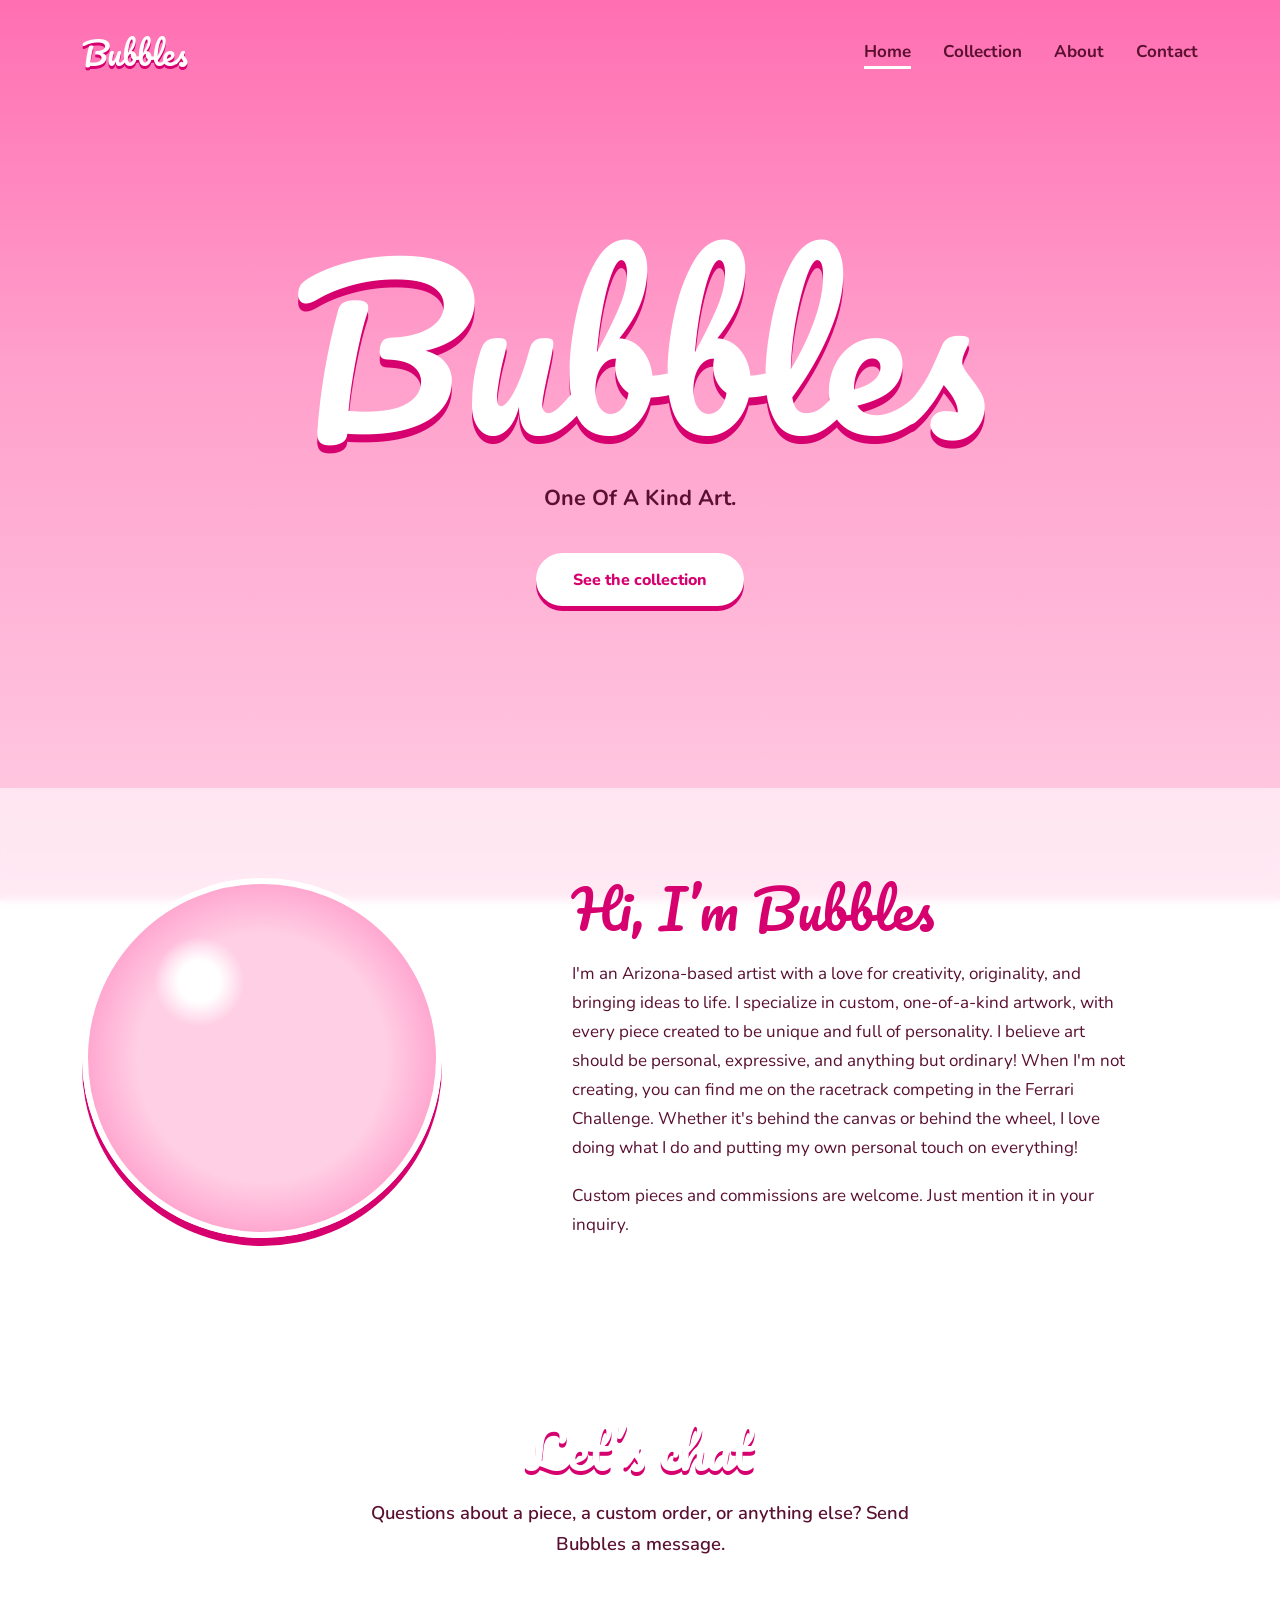
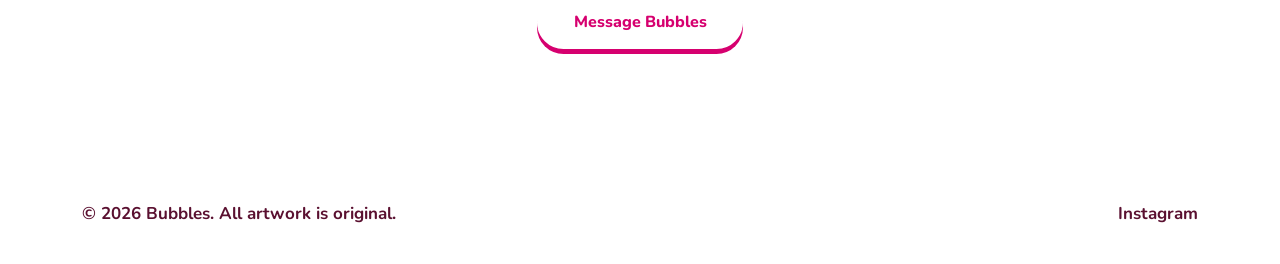
<file: index.html>
<!DOCTYPE html>
<html lang="en">
<head>
<meta charset="utf-8">
<meta name="viewport" content="width=device-width, initial-scale=1">
<link rel="icon" href="data:image/svg+xml,<svg xmlns=%22http://www.w3.org/2000/svg%22 viewBox=%220 0 100 100%22><circle cx=%2250%22 cy=%2250%22 r=%2244%22 fill=%22%23ff4fa0%22 stroke=%22%23fff%22 stroke-width=%225%22/><circle cx=%2236%22 cy=%2234%22 r=%229%22 fill=%22%23fff%22/></svg>">
<link rel="preconnect" href="https://fonts.googleapis.com">
<link rel="preconnect" href="https://fonts.gstatic.com" crossorigin>
<link href="https://fonts.googleapis.com/css2?family=Nunito:wght@400;600;700;800&family=Pacifico&display=swap" rel="stylesheet">
<link rel="stylesheet" href="style.css">
<title>Bubbles | Original Art</title>
<meta name="description" content="Original artwork by Bubbles. View the collection and send an inquiry.">
</head>
<body>
<header class="top">
  <a class="logo" href="index.html">Bubbles</a>
  <nav><a href="index.html" aria-current="page">Home</a><a href="work.html">Collection</a><a href="#about">About</a><a href="#contact">Contact</a></nav>
</header>
<main>
  <div class="hero">
    <div>
      <h1>Bubbles</h1>
      <p>One Of A Kind Art.</p>
      <a class="btn" href="work.html">See the collection</a>
    </div>
  </div>
  <div class="band"><section id="about"><div class="wrap about">
    <div class="portrait" role="img" aria-label="Pink bubble"></div>
    <div>
      <h2>Hi, I’m Bubbles</h2>
      <p>I'm an Arizona-based artist with a love for creativity, originality, and bringing ideas to life. I specialize in custom, one-of-a-kind artwork, with every piece created to be unique and full of personality. I believe art should be personal, expressive, and anything but ordinary! When I'm not creating, you can find me on the racetrack competing in the Ferrari Challenge. Whether it's behind the canvas or behind the wheel, I love doing what I do and putting my own personal touch on everything!</p>
      <p>Custom pieces and commissions are welcome. Just mention it in your inquiry.</p>
    </div>
  </div></section></div>
  <section id="contact" class="center"><div class="wrap">
    <h2>Let’s chat</h2>
    <p class="sub">Questions about a piece, a custom order, or anything else? Send Bubbles a message.</p>
    <button class="btn" data-inquire="General inquiry">Message Bubbles</button>
  </div></section>
</main>
<footer><div class="wrap"><span>© <span id="yr"></span> Bubbles. All artwork is original.</span><a href="#" id="ig">Instagram</a></div></footer>
<script src="config.js"></script>
<script src="site.js"></script>
</body>
</html>
</file>
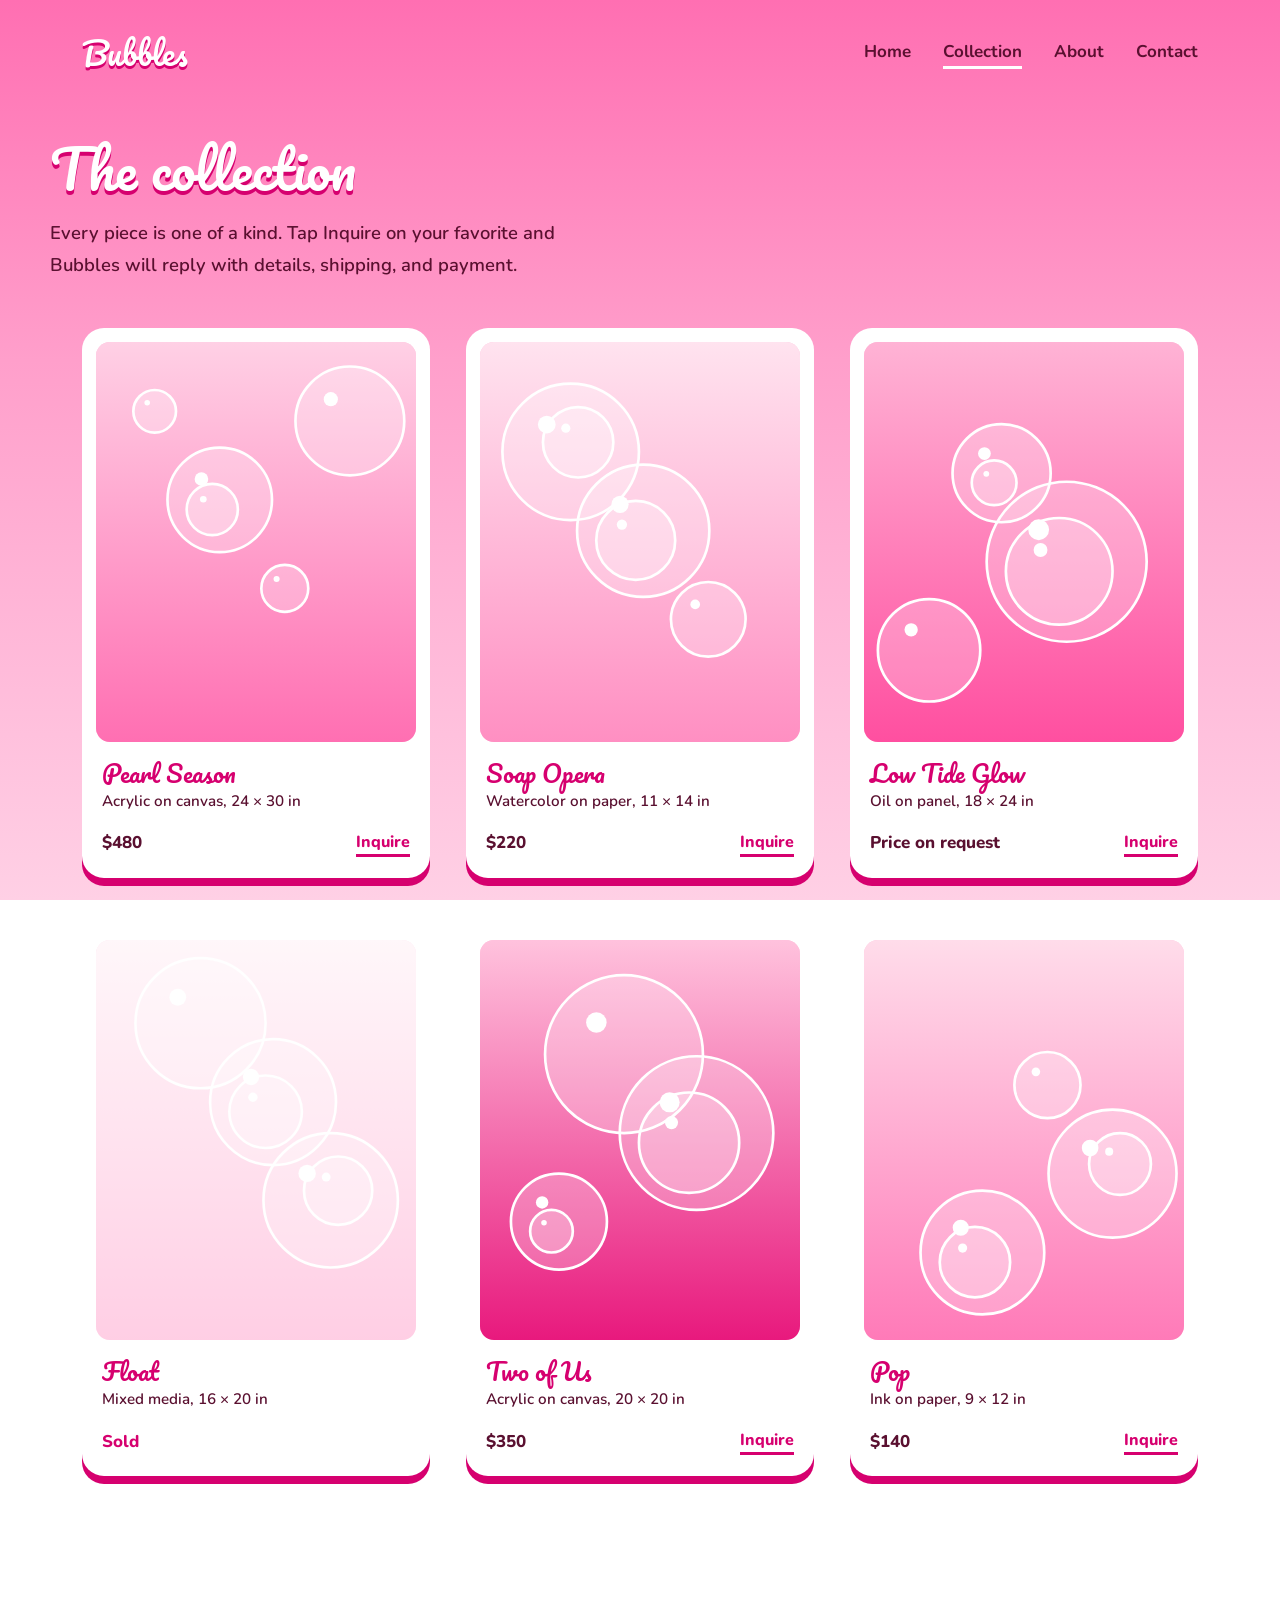
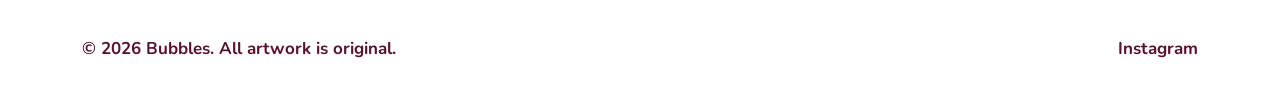
<file: work.html>
<!DOCTYPE html>
<html lang="en">
<head>
<meta charset="utf-8">
<meta name="viewport" content="width=device-width, initial-scale=1">
<link rel="icon" href="data:image/svg+xml,<svg xmlns=%22http://www.w3.org/2000/svg%22 viewBox=%220 0 100 100%22><circle cx=%2250%22 cy=%2250%22 r=%2244%22 fill=%22%23ff4fa0%22 stroke=%22%23fff%22 stroke-width=%225%22/><circle cx=%2236%22 cy=%2234%22 r=%229%22 fill=%22%23fff%22/></svg>">
<link rel="preconnect" href="https://fonts.googleapis.com">
<link rel="preconnect" href="https://fonts.gstatic.com" crossorigin>
<link href="https://fonts.googleapis.com/css2?family=Nunito:wght@400;600;700;800&family=Pacifico&display=swap" rel="stylesheet">
<link rel="stylesheet" href="style.css">
<title>Collection | Bubbles</title>
<meta name="description" content="The current collection of original artwork by Bubbles.">
</head>
<body>
<header class="top">
  <a class="logo" href="index.html">Bubbles</a>
  <nav><a href="index.html">Home</a><a href="work.html" aria-current="page">Collection</a><a href="index.html#about">About</a><a href="index.html#contact">Contact</a></nav>
</header>
<main>
  <div class="wrap page-title">
    <h2>The collection</h2>
    <p class="sub">Every piece is one of a kind. Tap Inquire on your favorite and Bubbles will reply with details, shipping, and payment.</p>
  </div>
  <div class="wrap"><div class="grid" id="grid"></div></div>
</main>
<footer><div class="wrap"><span>© <span id="yr"></span> Bubbles. All artwork is original.</span><a href="#" id="ig">Instagram</a></div></footer>
<script src="config.js"></script>
<script src="art.js"></script>
<script src="site.js"></script>
</body>
</html>
</file>
<file: style.css>
:root{--ink:#5a1030;--hot:#d6006f;--pink:#ff4fa0;--bubblegum:#ff8fc2;--rose:#ffc2dd;--blush:#fff0f6;--white:#fff}
*{box-sizing:border-box;margin:0}
html{scroll-behavior:smooth}
body{min-height:100vh;color:var(--ink);font:400 1.0625rem/1.7 "Nunito",system-ui,sans-serif;background:linear-gradient(180deg,#ff6fb2 0%,#ff9fcb 40%,#ffd0e5 100%) fixed;-webkit-font-smoothing:antialiased}
a{color:inherit}
:focus-visible{outline:3px solid var(--ink);outline-offset:3px}
main,header.top,footer{position:relative;z-index:2}
.wrap{max-width:1180px;margin:0 auto;padding:0 2rem}
/* floating bubbles */
#bubbles{position:fixed;inset:0;overflow:hidden;pointer-events:none;z-index:1}
.bub{position:absolute;bottom:-20vh;border-radius:50%;
 background:radial-gradient(circle at 30% 26%,rgba(255,255,255,.95) 0 7%,transparent 14%),
 radial-gradient(circle at 50% 50%,rgba(255,255,255,.12) 55%,rgba(255,255,255,.4) 100%);
 border:2px solid rgba(255,255,255,.7);
 box-shadow:inset 0 0 18px rgba(255,255,255,.35);
 animation:float var(--t) linear var(--d) infinite}
@keyframes float{0%{transform:translate(0,0)}50%{transform:translate(var(--dx),-65vh)}100%{transform:translate(0,-135vh)}}
@media (prefers-reduced-motion:reduce){.bub{animation:none;bottom:auto;top:var(--y)}html{scroll-behavior:auto}}
/* header */
header.top{display:flex;justify-content:space-between;align-items:center;max-width:1180px;margin:0 auto;padding:1.5rem 2rem}
.logo{font:400 2rem "Pacifico",cursive;text-decoration:none;color:var(--white);text-shadow:0 3px 0 var(--hot)}
nav a{margin-left:2rem;text-decoration:none;font-weight:700;color:var(--ink);padding-bottom:3px;border-bottom:3px solid transparent;transition:border-color .2s}
nav a:hover,nav a[aria-current]{border-color:var(--white)}
/* buttons */
.btn{display:inline-block;border:3px solid var(--white);background:var(--white);color:var(--hot);padding:.8rem 2.1rem;border-radius:999px;font:800 1rem "Nunito",sans-serif;text-decoration:none;cursor:pointer;box-shadow:0 5px 0 var(--hot);transition:transform .15s,box-shadow .15s,background .2s,color .2s}
.btn:hover{background:var(--hot);color:var(--white);transform:translateY(2px);box-shadow:0 3px 0 var(--ink)}
.link{background:none;border:none;border-bottom:3px solid var(--hot);color:var(--hot);padding:0 0 1px;font:800 1rem "Nunito",sans-serif;cursor:pointer;transition:color .2s,border-color .2s}
.link:hover{color:var(--ink);border-color:var(--ink)}
/* type */
h1,h2{font-family:"Pacifico",cursive;font-weight:400;color:var(--white);text-shadow:0 4px 0 var(--hot)}
h2{font-size:clamp(2.2rem,5vw,3.4rem);line-height:1.2}
.sub{margin:1rem 0 3rem;max-width:50ch;font-size:1.15rem;font-weight:600}
section{padding:5.5rem 0}
/* home hero */
.hero{min-height:76vh;display:grid;place-items:center;text-align:center;padding:2rem 1.5rem 5rem}
.hero h1{font-size:clamp(4.6rem,18vw,13rem);line-height:1.05;text-shadow:0 8px 0 var(--hot)}
.hero p{margin:1.5rem auto 0;max-width:28ch;font-size:1.35rem;font-weight:700}
.hero .btn{margin-top:2.25rem}
/* about */
.band{background:rgba(255,255,255,.55);backdrop-filter:blur(4px)}
.about{display:grid;grid-template-columns:1fr 1.5fr;gap:4.5rem;align-items:center}
.band h2{color:var(--hot);text-shadow:none}
.portrait{aspect-ratio:1;border-radius:50%;border:6px solid var(--white);box-shadow:0 8px 0 var(--hot);background:radial-gradient(circle at 32% 28%,#fff 0 6%,transparent 13%),radial-gradient(circle at 50% 50%,#ffd0e5 50%,#ff6fb2 100%);max-width:360px;width:100%}
.about p{margin-top:1.2rem;max-width:56ch}
.center{text-align:center}.center .sub{margin:1rem auto 2.25rem}
/* work page */
.page-title{padding:2rem 0 0}
.grid{display:grid;grid-template-columns:repeat(auto-fill,minmax(300px,1fr));gap:3rem 2.25rem;padding-bottom:6rem}
.piece{background:var(--white);border-radius:22px;padding:14px 14px 20px;box-shadow:0 8px 0 var(--hot)}
.piece figure{aspect-ratio:4/5;border-radius:14px;overflow:hidden;background:var(--rose)}
.piece figure>*{width:100%;height:100%;object-fit:cover;display:block}
.piece h3{font:400 1.5rem "Pacifico",cursive;color:var(--hot);margin:1rem .4rem 0;line-height:1.3}
.meta{margin:0 .4rem;font-size:.95rem;font-weight:600}
.row{display:flex;justify-content:space-between;align-items:center;margin:.9rem .4rem 0;gap:1rem;font-weight:800}
.sold{color:var(--hot);font-weight:800}
.piece.is-sold figure{opacity:.5}
/* footer */
footer{padding:2rem 0;font-weight:700}
footer .wrap{display:flex;justify-content:space-between;flex-wrap:wrap;gap:1rem;border-top:3px solid rgba(255,255,255,.7);padding-top:1.75rem}
footer a{text-decoration:none;border-bottom:3px solid var(--white)}
/* dialog */
dialog{border:none;border-radius:24px;padding:2.25rem;width:min(92vw,480px);background:var(--white);color:var(--ink);margin:auto;box-shadow:0 10px 0 var(--hot)}
dialog::backdrop{background:rgba(90,16,48,.55)}
dialog h3{font:400 2rem "Pacifico",cursive;color:var(--hot)}
dialog .for{font-weight:800;margin:.25rem 0 .5rem}
label{display:block;margin-top:1rem;font-weight:700;font-size:.95rem}
input,textarea{width:100%;margin-top:.3rem;padding:.7rem .9rem;border:2px solid var(--rose);border-radius:12px;background:var(--blush);color:var(--ink);font:inherit}
input:focus,textarea:focus{outline:none;border-color:var(--hot)}
textarea{min-height:100px;resize:vertical}
.actions{display:flex;gap:1.25rem;align-items:center;margin-top:1.75rem}
dialog .btn{background:var(--hot);color:var(--white);border-color:var(--hot);box-shadow:0 5px 0 var(--ink)}
dialog .btn:hover{background:var(--ink);border-color:var(--ink);box-shadow:0 3px 0 var(--hot)}
@media(max-width:760px){.about{grid-template-columns:1fr;gap:2.5rem;justify-items:center;text-align:center}nav a{margin-left:1rem}.logo{font-size:1.6rem}section{padding:4rem 0}}
</file>
